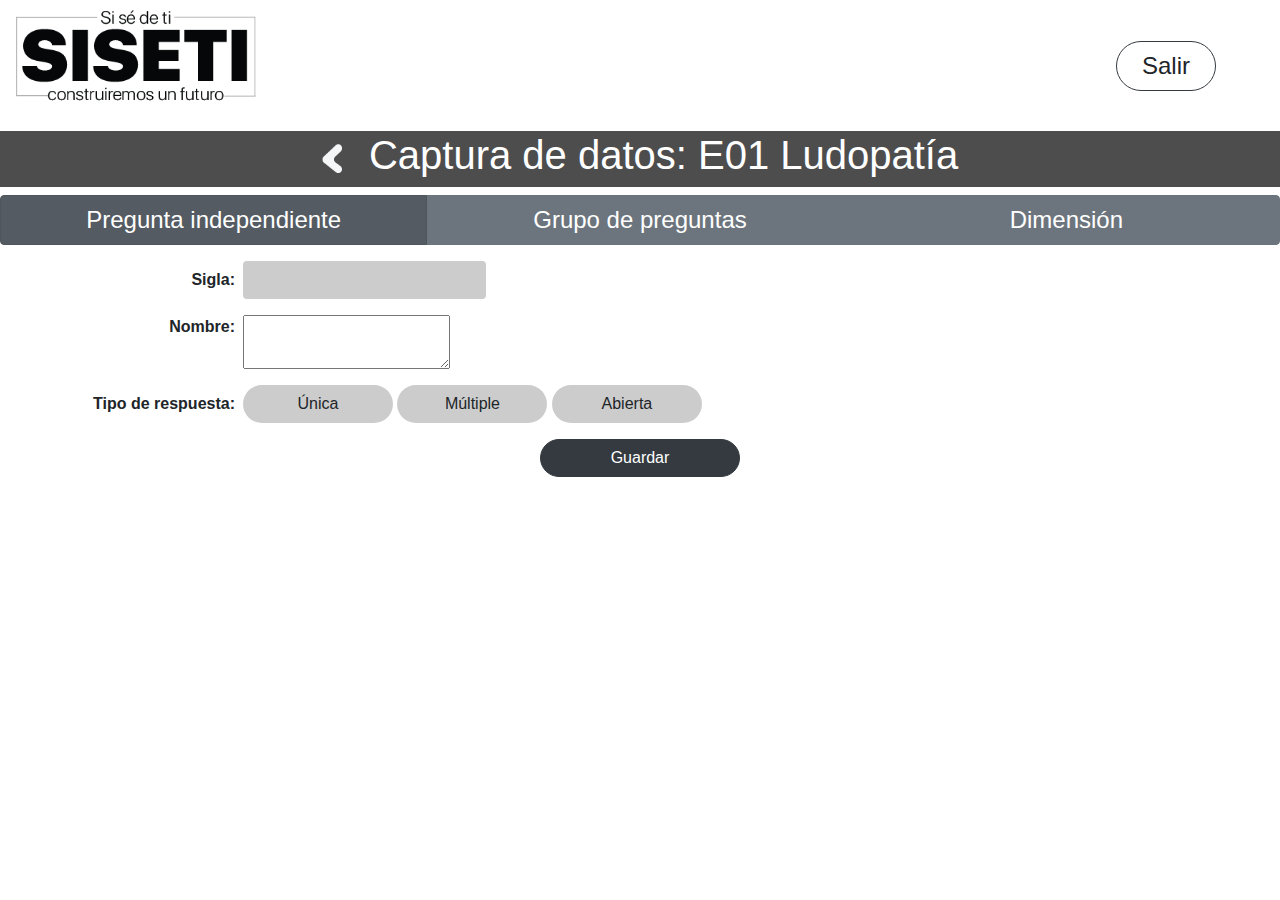
<file: capturaDatos.html>
<!doctype html>
<html lang="en">

<head>
    <!-- Required meta tags -->
    <meta charset="utf-8">
    <meta name="viewport" content="width=device-width, initial-scale=1, shrink-to-fit=no">
    <!-- Bootstrap CSS -->
    <link rel="stylesheet" href="https://stackpath.bootstrapcdn.com/bootstrap/4.3.1/css/bootstrap.min.css" integrity="sha384-ggOyR0iXCbMQv3Xipma34MD+dH/1fQ784/j6cY/iJTQUOhcWr7x9JvoRxT2MZw1T" crossorigin="anonymous">
    <!-- Mi estilo-->
    <link rel="stylesheet" href="css/estilos.css">
    <title>SISETI</title>
</head>

<body>

    <nav class="navbar navbar-light">
        <img src="img/LogoSiseti.png" class="logoP img-fluid">
        <div class="d-flex justify-content-end">
            <input type="button" value="Salir" class="btn border border-dark rounded-pill salir mr-5">
        </div>
    </nav>

    <div class="fondoMenu h1 text-center">
        <img src="img/Flecha.png" class="img-fluid retorno mr-3">
        <label class="text-white">Captura de datos: E01 Ludopatía</label>
    </div>

    <div class="btn-group btn-group-toggle w-100" data-toggle="buttons">
        <label id="preguntaIdenp" class="btn btn-secondary active opciones click">
            <input type="radio" name="options" autocomplete="off"> Pregunta independiente
        </label>
        <label id="grupoPre" class="btn btn-secondary opciones click">
            <input type="radio" name="options" autocomplete="off"> Grupo de preguntas
        </label>
        <label id="dimension" class="btn btn-secondary opciones click">
            <input type="radio" name="options" autocomplete="off"> Dimensión
        </label>
    </div>

    <div class="container mt-3" id="queOpcionEs"></div>

    <div id="listaPre">

    </div>

    <div id="listaDim">

    </div>


    <div id="contenido" class="container mt-2 mb-5"></div>

    <!--Ajax-->
    <script src="https://ajax.googleapis.com/ajax/libs/jquery/3.6.0/jquery.min.js"></script>
    <!-- Optional JavaScript -->
    <!-- jQuery first, then Popper.js, then Bootstrap JS -->
    <script src="https://code.jquery.com/jquery-3.3.1.slim.min.js" integrity="sha384-q8i/X+965DzO0rT7abK41JStQIAqVgRVzpbzo5smXKp4YfRvH+8abtTE1Pi6jizo" crossorigin="anonymous"></script>
    <script src="https://cdnjs.cloudflare.com/ajax/libs/popper.js/1.14.7/umd/popper.min.js" integrity="sha384-UO2eT0CpHqdSJQ6hJty5KVphtPhzWj9WO1clHTMGa3JDZwrnQq4sF86dIHNDz0W1" crossorigin="anonymous"></script>
    <script src="https://stackpath.bootstrapcdn.com/bootstrap/4.3.1/js/bootstrap.min.js" integrity="sha384-JjSmVgyd0p3pXB1rRibZUAYoIIy6OrQ6VrjIEaFf/nJGzIxFDsf4x0xIM+B07jRM" crossorigin="anonymous"></script>
    <!-- CKEditor -->
    <script src="//cdn.ckeditor.com/4.17.1/standard/ckeditor.js"></script>
    <!-- My Script -->
    <script src="js/capturaDatos.js"></script>
</body>

</html>
</file>
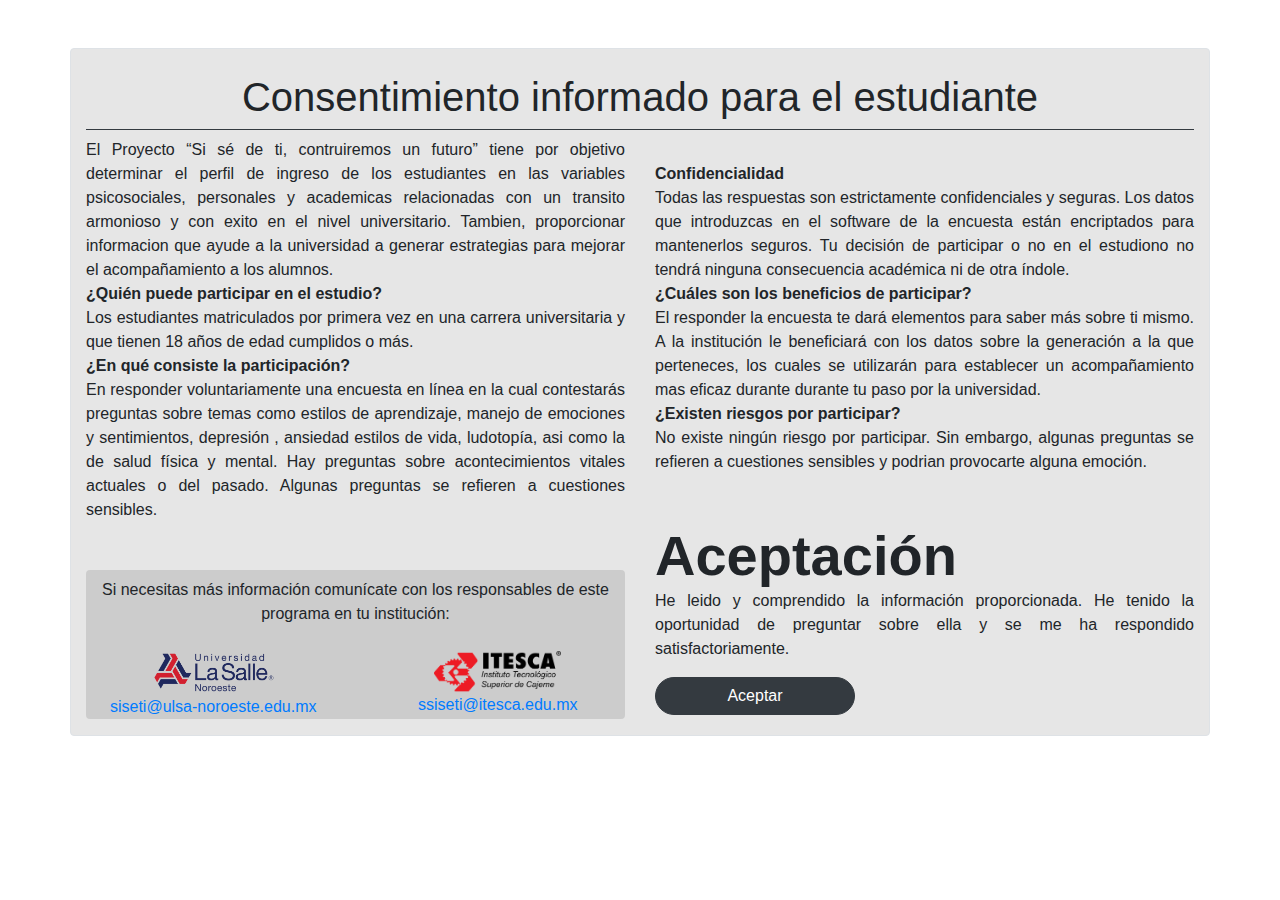
<file: consentimiento.html>
<!doctype html>
<html lang="en">

<head>
    <!-- Required meta tags -->
    <meta charset="utf-8">
    <meta name="viewport" content="width=device-width, initial-scale=1, shrink-to-fit=no">
    <!-- Bootstrap CSS -->
    <link rel="stylesheet" href="https://stackpath.bootstrapcdn.com/bootstrap/4.3.1/css/bootstrap.min.css" integrity="sha384-ggOyR0iXCbMQv3Xipma34MD+dH/1fQ784/j6cY/iJTQUOhcWr7x9JvoRxT2MZw1T" crossorigin="anonymous">
    <!-- Mi estilo-->
    <link rel="stylesheet" href="css/estilos.css">
    <title>SISETI</title>
</head>

<body name="fondo-p">

    <div class="container fondo border rounded mt-5 mb-5" name="fondo-1">
        <p name="text-color-1" class="h1 text-center mt-3 p-2 border-bottom border-dark">Consentimiento informado para el estudiante</p>
        <div name="text-color-1" class="row">
            <div class="col-sm-12 col-md-6">
                <p class="text-justify">
                    El Proyecto “Si sé de ti, contruiremos un futuro” tiene por objetivo determinar el perfil de ingreso de los estudiantes en las variables psicosociales, personales y academicas relacionadas con un transito armonioso y con exito en el nivel universitario.
                    Tambien, proporcionar informacion que ayude a la universidad a generar estrategias para mejorar el acompañamiento a los alumnos.
                    <span class="font-weight-bold"> <br/> ¿Quién puede participar en el estudio? <br/> </span> Los estudiantes matriculados por primera vez en una carrera universitaria y que tienen 18 años de edad cumplidos o más.
                    <span class="font-weight-bold"> <br/> ¿En qué consiste la participación? <br/> </span> En responder voluntariamente una encuesta en línea en la cual contestarás preguntas sobre temas como estilos de aprendizaje, manejo de emociones
                    y sentimientos, depresión , ansiedad estilos de vida, ludotopía, asi como la de salud física y mental. Hay preguntas sobre acontecimientos vitales actuales o del pasado. Algunas preguntas se refieren a cuestiones sensibles.
                </p>
                <div name="fondo-2" class="mt-5 info mb-3 rounded">
                    <p class="text-center p-2">
                        Si necesitas más información comunícate con los responsables de este programa en tu institución:
                    </p>
                    <div class="row">
                        <div class="col-6 d-flex d-flex flex-column justify-content-center align-items-center">
                            <img src="img/salle.png" class="img-fluid logos">
                            <a href="mailto:siseti@ulsa-noroeste.edu.mx">siseti@ulsa-noroeste.edu.mx</a>
                        </div>
                        <div class="col-6 d-flex d-flex flex-column justify-content-center align-items-center">
                            <img src="img/itesca.png" class="img-fluid logos">
                            <a href="mailto:ssiseti@itesca.edu.mx">ssiseti@itesca.edu.mx</a>
                        </div>
                    </div>
                </div>
            </div>
            <div class="col-sm-12 col-md-6">
                <p class="text-justify">
                    <span class="font-weight-bold"> <br/> Confidencialidad <br/> </span> Todas las respuestas son estrictamente confidenciales y seguras. Los datos que introduzcas en el software de la encuesta están encriptados para mantenerlos seguros.
                    Tu decisión de participar o no en el estudiono no tendrá ninguna consecuencia académica ni de otra índole.
                    <span class="font-weight-bold"> <br/> ¿Cuáles son los beneficios de participar? <br/> </span> El responder la encuesta te dará elementos para saber más sobre ti mismo. A la institución le beneficiará con los datos sobre la generación
                    a la que perteneces, los cuales se utilizarán para establecer un acompañamiento mas eficaz durante durante tu paso por la universidad.
                    <span class="font-weight-bold"> <br/> ¿Existen riesgos por participar? <br/> </span> No existe ningún riesgo por participar. Sin embargo, algunas preguntas se refieren a cuestiones sensibles y podrian provocarte alguna emoción.
                </p>
                <div class="mt-5 mb-3">
                    <div class="display-4 font-weight-bold">
                        Aceptación
                    </div>
                    <p class="text-justify">
                        He leido y comprendido la información proporcionada. He tenido la oportunidad de preguntar sobre ella y se me ha respondido satisfactoriamente.
                    </p>
                    <input name="fondo-4" type="button" value="Aceptar" class="btn btn-dark rounded-pill">
                </div>
            </div>
        </div>
    </div>

    <!-- Optional JavaScript -->
    <!-- jQuery first, then Popper.js, then Bootstrap JS -->
    <script src="https://code.jquery.com/jquery-3.3.1.slim.min.js" integrity="sha384-q8i/X+965DzO0rT7abK41JStQIAqVgRVzpbzo5smXKp4YfRvH+8abtTE1Pi6jizo" crossorigin="anonymous"></script>
    <script src="https://cdnjs.cloudflare.com/ajax/libs/popper.js/1.14.7/umd/popper.min.js" integrity="sha384-UO2eT0CpHqdSJQ6hJty5KVphtPhzWj9WO1clHTMGa3JDZwrnQq4sF86dIHNDz0W1" crossorigin="anonymous"></script>
    <script src="https://stackpath.bootstrapcdn.com/bootstrap/4.3.1/js/bootstrap.min.js" integrity="sha384-JjSmVgyd0p3pXB1rRibZUAYoIIy6OrQ6VrjIEaFf/nJGzIxFDsf4x0xIM+B07jRM" crossorigin="anonymous"></script>
    <!--Ajax-->
    <script src="https://ajax.googleapis.com/ajax/libs/jquery/3.6.0/jquery.min.js"></script>
    <!-- My Script -->
    <script src="js/aplicar.js"></script>
</body>

</html>
</file>
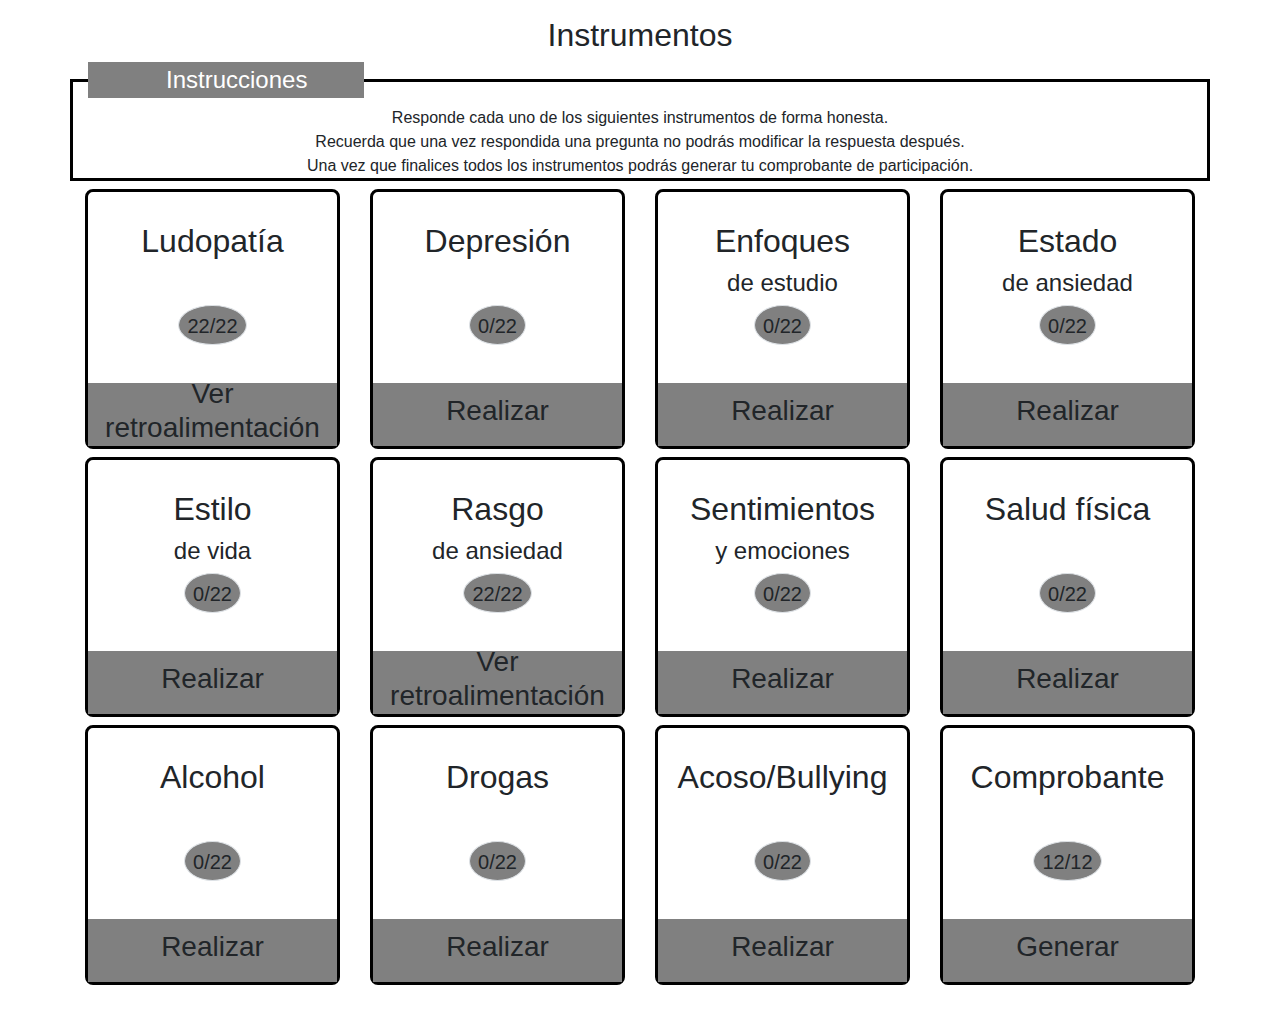
<file: instrumentos.html>
<!doctype html>
<html lang="en">

<head>
    <!-- Required meta tags -->
    <meta charset="utf-8">
    <meta name="viewport" content="width=device-width, initial-scale=1, shrink-to-fit=no">
    <!-- Bootstrap CSS -->
    <link rel="stylesheet" href="https://stackpath.bootstrapcdn.com/bootstrap/4.3.1/css/bootstrap.min.css" integrity="sha384-ggOyR0iXCbMQv3Xipma34MD+dH/1fQ784/j6cY/iJTQUOhcWr7x9JvoRxT2MZw1T" crossorigin="anonymous">
    <!-- Mi estilo-->
    <link rel="stylesheet" href="css/estilos.css">
    <title>SISETI</title>
</head>

<body name="fondo-p">

    <div class="container">
        <p name="text-color-1" class="h2 text-center mt-3">Instrumentos</p>
    </div>

    <fieldset name="fondo-2" class="bordeGrueso container">
        <legend name="fondo-1" class="w-25 d-flex justify-content-center">
            <div name="text-color-2" style="width: 120px;" class="text-center">Instrucciones</div>
        </legend>
        <div name="text-color-1" class="text-center">
            Responde cada uno de los siguientes instrumentos de forma honesta.
            <br> Recuerda que una vez respondida una pregunta no podrás modificar la respuesta después.
            <br> Una vez que finalices todos los instrumentos podrás generar tu comprobante de participación.
        </div>
    </fieldset>

    <div class="container mb-5">
        <div id="examenes" class="row"></div>
    </div>

    <!-- Optional JavaScript -->
    <!-- jQuery first, then Popper.js, then Bootstrap JS -->
    <script src="https://code.jquery.com/jquery-3.3.1.slim.min.js" integrity="sha384-q8i/X+965DzO0rT7abK41JStQIAqVgRVzpbzo5smXKp4YfRvH+8abtTE1Pi6jizo" crossorigin="anonymous"></script>
    <script src="https://cdnjs.cloudflare.com/ajax/libs/popper.js/1.14.7/umd/popper.min.js" integrity="sha384-UO2eT0CpHqdSJQ6hJty5KVphtPhzWj9WO1clHTMGa3JDZwrnQq4sF86dIHNDz0W1" crossorigin="anonymous"></script>
    <script src="https://stackpath.bootstrapcdn.com/bootstrap/4.3.1/js/bootstrap.min.js" integrity="sha384-JjSmVgyd0p3pXB1rRibZUAYoIIy6OrQ6VrjIEaFf/nJGzIxFDsf4x0xIM+B07jRM" crossorigin="anonymous"></script>
    <!--Ajax-->
    <script src="https://ajax.googleapis.com/ajax/libs/jquery/3.6.0/jquery.min.js"></script>
    <!-- My Script -->
    <script src="js/instrumentos.js"></script>
    <script src="js/aplicar.js"></script>
</body>

</html>
</file>
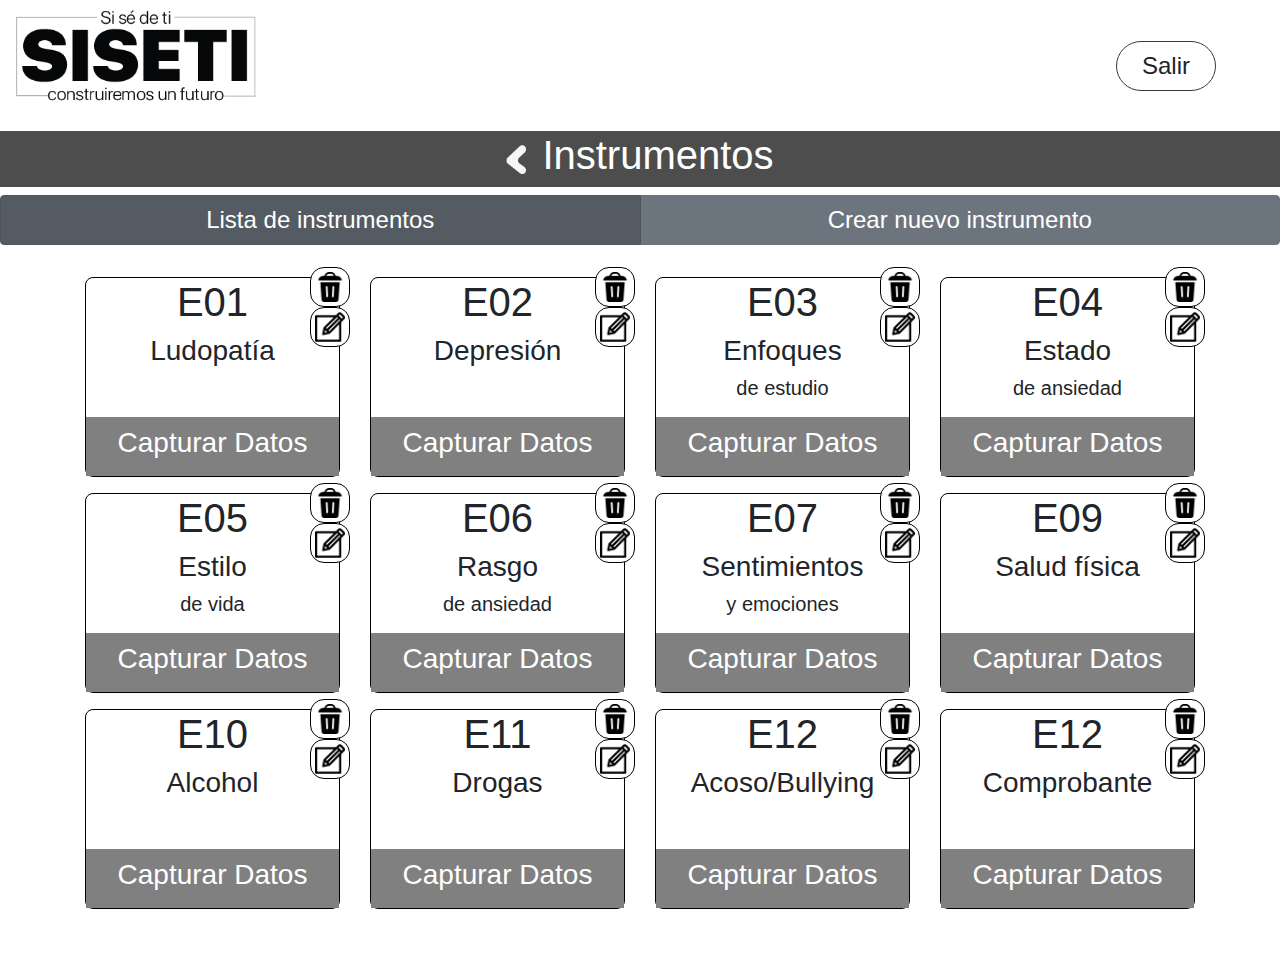
<file: instrumentosAdmin.html>
<!doctype html>
<html lang="en">

<head>
    <!-- Required meta tags -->
    <meta charset="utf-8">
    <meta name="viewport" content="width=device-width, initial-scale=1, shrink-to-fit=no">
    <!-- Bootstrap CSS -->
    <link rel="stylesheet" href="https://stackpath.bootstrapcdn.com/bootstrap/4.3.1/css/bootstrap.min.css" integrity="sha384-ggOyR0iXCbMQv3Xipma34MD+dH/1fQ784/j6cY/iJTQUOhcWr7x9JvoRxT2MZw1T" crossorigin="anonymous">
    <!-- Mi estilo-->
    <link rel="stylesheet" href="css/estilos.css">
    <title>SISETI</title>
</head>

<body>

    <nav class="navbar navbar-light">
        <img src="img/LogoSiseti.png" class="logoP img-fluid">
        <div class="d-flex justify-content-end">
            <input type="button" value="Salir" class="btn border border-dark rounded-pill salir mr-5">
        </div>
    </nav>

    <div class="fondoMenu h1 d-flex justify-content-center align-items-center">
        <img src="img/Flecha.png" class="img-fluid retorno mr-3">
        <label class="text-white">Instrumentos</label>
    </div>

    <div class="btn-group btn-group-toggle w-100" data-toggle="buttons">
        <label class="btn btn-secondary active opciones click">
            <input type="radio" name="options" id="option1" autocomplete="off"> Lista de instrumentos
        </label>
        <label class="btn btn-secondary opciones click">
            <input type="radio" name="options" id="option2" autocomplete="off"> Crear nuevo instrumento
        </label>
    </div>

    <div id="contenido" class="container mt-3 mb-5">
    </div>

    <!-- Optional JavaScript -->
    <!-- jQuery first, then Popper.js, then Bootstrap JS -->
    <script src="https://code.jquery.com/jquery-3.3.1.slim.min.js" integrity="sha384-q8i/X+965DzO0rT7abK41JStQIAqVgRVzpbzo5smXKp4YfRvH+8abtTE1Pi6jizo" crossorigin="anonymous"></script>
    <script src="https://cdnjs.cloudflare.com/ajax/libs/popper.js/1.14.7/umd/popper.min.js" integrity="sha384-UO2eT0CpHqdSJQ6hJty5KVphtPhzWj9WO1clHTMGa3JDZwrnQq4sF86dIHNDz0W1" crossorigin="anonymous"></script>
    <script src="https://stackpath.bootstrapcdn.com/bootstrap/4.3.1/js/bootstrap.min.js" integrity="sha384-JjSmVgyd0p3pXB1rRibZUAYoIIy6OrQ6VrjIEaFf/nJGzIxFDsf4x0xIM+B07jRM" crossorigin="anonymous"></script>
    <!--Ajax-->
    <script src="https://ajax.googleapis.com/ajax/libs/jquery/3.6.0/jquery.min.js"></script>
    <!-- My Script -->
    <script src="js/datos_admin.js"></script>
    <script src="js/instrumentosAdmin_Principal.js"></script>
</body>

</html>
</file>
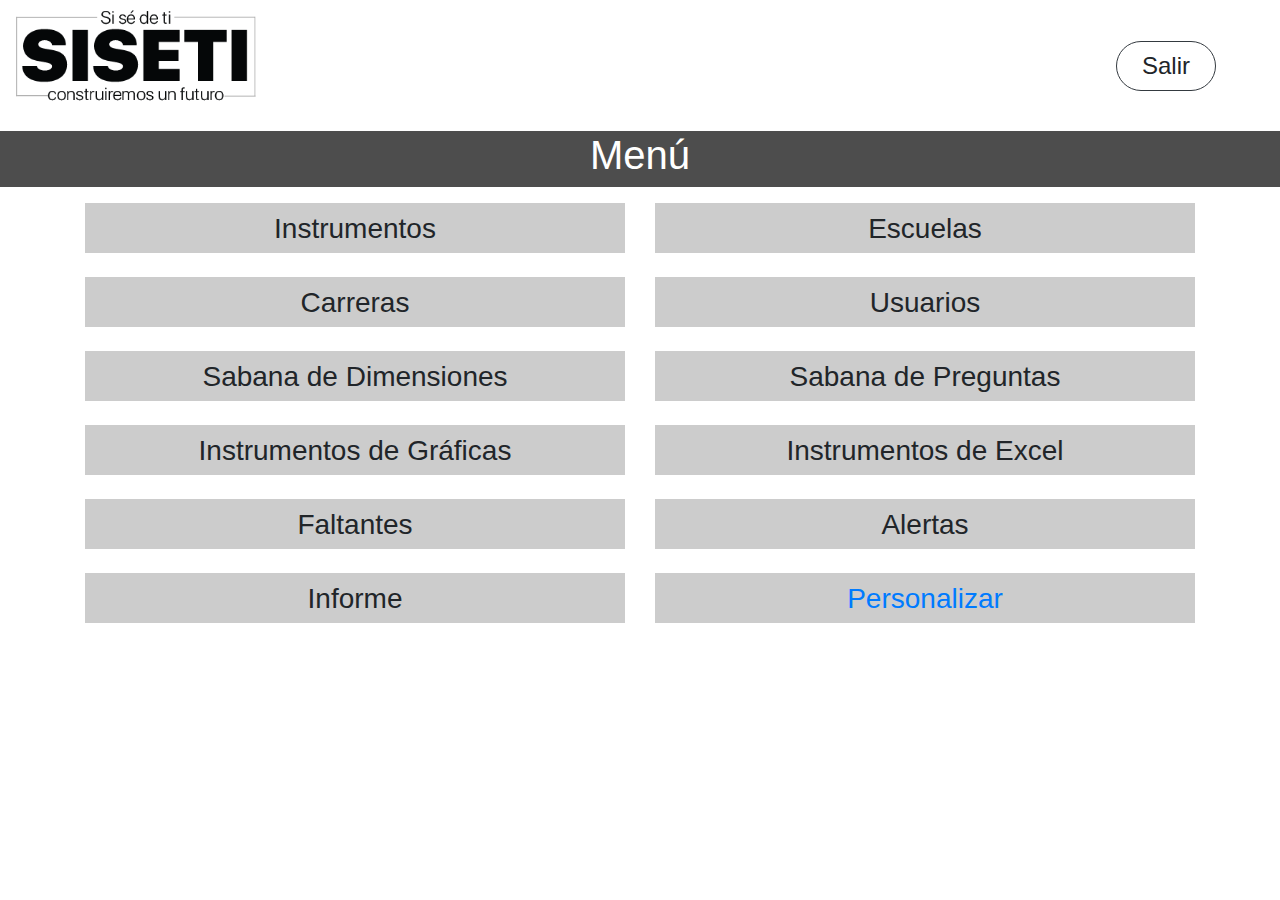
<file: menu.html>
<!doctype html>
<html lang="en">

<head>
    <!-- Required meta tags -->
    <meta charset="utf-8">
    <meta name="viewport" content="width=device-width, initial-scale=1, shrink-to-fit=no">
    <!-- Bootstrap CSS -->
    <link rel="stylesheet" href="https://stackpath.bootstrapcdn.com/bootstrap/4.3.1/css/bootstrap.min.css" integrity="sha384-ggOyR0iXCbMQv3Xipma34MD+dH/1fQ784/j6cY/iJTQUOhcWr7x9JvoRxT2MZw1T" crossorigin="anonymous">
    <!-- Mi estilo-->
    <link rel="stylesheet" href="css/estilos.css">
    <title>SISETI</title>
</head>

<body>

    <nav class="navbar navbar-light">
        <img src="img/LogoSiseti.png" class="logoP img-fluid">
        <div class="d-flex justify-content-end">
            <input type="button" value="Salir" class="btn border border-dark rounded-pill salir mr-5">
        </div>
    </nav>

    <div class="fondoMenu h1 text-center">
        <label class="text-white">Menú</label>
    </div>

    <div class="container mt-3">
        <div class="row">
            <div class="col-sm-12 col-md-6">
                <div class="h3 menu-opcion info d-flex justify-content-center align-items-center">
                    Instrumentos
                </div>
            </div>
            <div class="col-sm-12 col-md-6 mt-sm-3 mt-md-0">
                <div class="h3 menu-opcion menu-opcion info d-flex justify-content-center align-items-center">
                    Escuelas
                </div>
            </div>
            <div class="col-sm-12 col-md-6 mt-3">
                <div class="h3 menu-opcion menu-opcion info d-flex justify-content-center align-items-center">
                    Carreras
                </div>
            </div>
            <div class="col-sm-12 col-md-6 mt-3">
                <div class="h3 menu-opcion menu-opcion info d-flex justify-content-center align-items-center">
                    Usuarios
                </div>
            </div>
            <div class="col-sm-12 col-md-6 mt-3">
                <div class="h3 menu-opcion menu-opcion info d-flex justify-content-center align-items-center">
                    Sabana de Dimensiones
                </div>
            </div>
            <div class="col-sm-12 col-md-6 mt-3">
                <div class="h3 menu-opcion menu-opcion info d-flex justify-content-center align-items-center">
                    Sabana de Preguntas
                </div>
            </div>
            <div class="col-sm-12 col-md-6 mt-3">
                <div class="h3 menu-opcion menu-opcion info d-flex justify-content-center align-items-center">
                    Instrumentos de Gráficas
                </div>
            </div>
            <div class="col-sm-12 col-md-6 mt-3">
                <div class="h3 menu-opcion menu-opcion info d-flex justify-content-center align-items-center">
                    Instrumentos de Excel
                </div>
            </div>
            <div class="col-sm-12 col-md-6 mt-3">
                <div class="h3 menu-opcion menu-opcion info d-flex justify-content-center align-items-center">
                    Faltantes
                </div>
            </div>
            <div class="col-sm-12 col-md-6 mt-3">
                <div class="h3 menu-opcion menu-opcion info d-flex justify-content-center align-items-center">
                    Alertas
                </div>
            </div>
            <div class="col-sm-12 col-md-6 mt-3">
                <div class="h3 menu-opcion menu-opcion info d-flex justify-content-center align-items-center">
                    Informe
                </div>
            </div>
            <div class="col-sm-12 col-md-6 mt-3">
                <div class="h3 menu-opcion menu-opcion info d-flex justify-content-center align-items-center">
                    <a href="personalizar.html" id="">Personalizar</a>
                </div>
            </div>
        </div>
    </div>

    <!-- Optional JavaScript -->
    <!-- jQuery first, then Popper.js, then Bootstrap JS -->
    <script src="https://code.jquery.com/jquery-3.3.1.slim.min.js" integrity="sha384-q8i/X+965DzO0rT7abK41JStQIAqVgRVzpbzo5smXKp4YfRvH+8abtTE1Pi6jizo" crossorigin="anonymous"></script>
    <script src="https://cdnjs.cloudflare.com/ajax/libs/popper.js/1.14.7/umd/popper.min.js" integrity="sha384-UO2eT0CpHqdSJQ6hJty5KVphtPhzWj9WO1clHTMGa3JDZwrnQq4sF86dIHNDz0W1" crossorigin="anonymous"></script>
    <script src="https://stackpath.bootstrapcdn.com/bootstrap/4.3.1/js/bootstrap.min.js" integrity="sha384-JjSmVgyd0p3pXB1rRibZUAYoIIy6OrQ6VrjIEaFf/nJGzIxFDsf4x0xIM+B07jRM" crossorigin="anonymous"></script>
    <!--Ajax-->
    <script src="https://ajax.googleapis.com/ajax/libs/jquery/3.6.0/jquery.min.js"></script>
    <!-- My Script -->
</body>

</html>
</file>
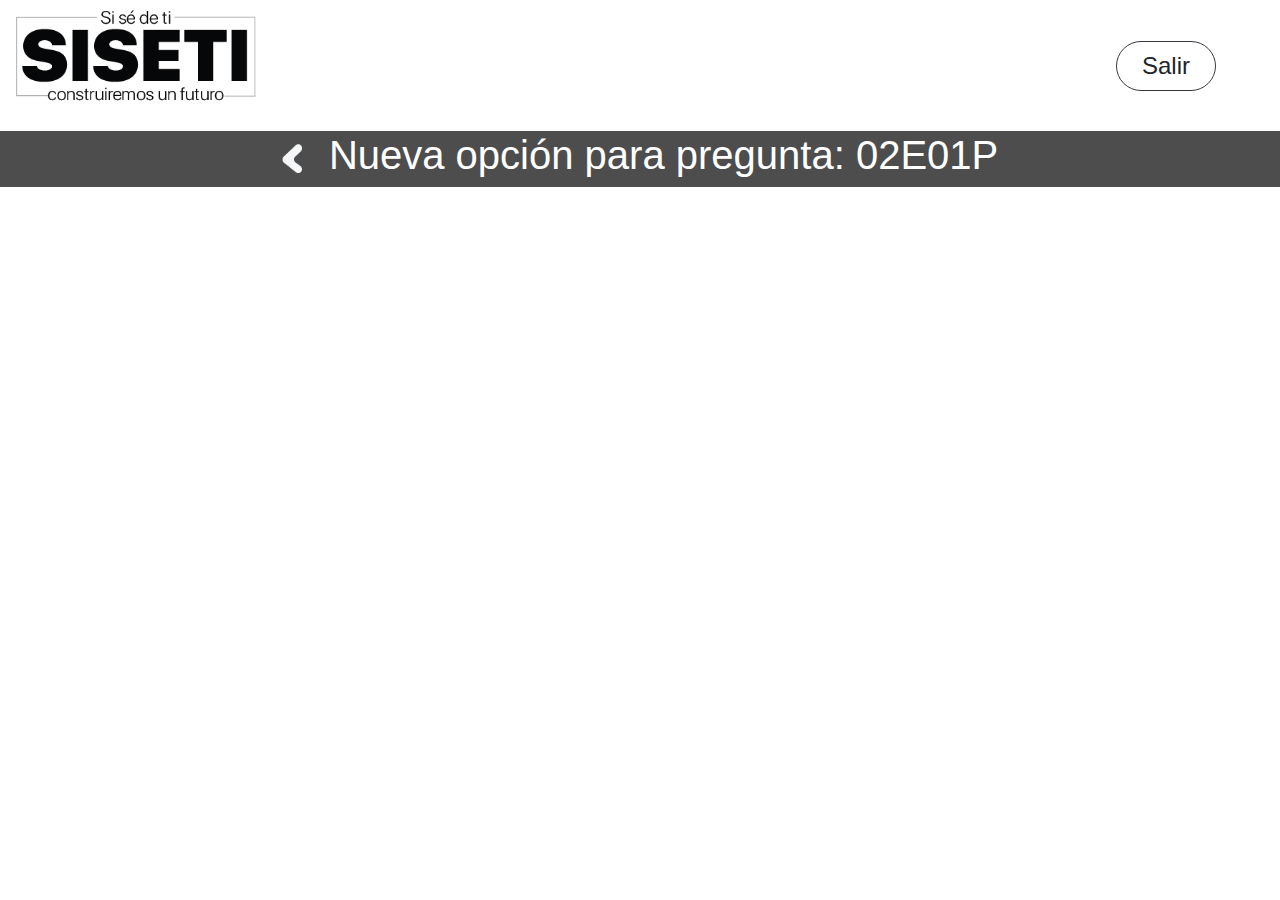
<file: nuevaOpcion.html>
<!doctype html>
<html lang="en">

<head>
    <!-- Required meta tags -->
    <meta charset="utf-8">
    <meta name="viewport" content="width=device-width, initial-scale=1, shrink-to-fit=no">
    <!-- Bootstrap CSS -->
    <link rel="stylesheet" href="https://stackpath.bootstrapcdn.com/bootstrap/4.3.1/css/bootstrap.min.css" integrity="sha384-ggOyR0iXCbMQv3Xipma34MD+dH/1fQ784/j6cY/iJTQUOhcWr7x9JvoRxT2MZw1T" crossorigin="anonymous">
    <!-- Mi estilo-->
    <link rel="stylesheet" href="css/estilos.css">
    <title>SISETI</title>
</head>

<body>

    <nav class="navbar navbar-light">
        <img src="img/LogoSiseti.png" class="logoP img-fluid">
        <div class="d-flex justify-content-end">
            <input type="button" value="Salir" class="btn border border-dark rounded-pill salir mr-5">
        </div>
    </nav>

    <div class="fondoMenu h1 text-center">
        <img src="img/Flecha.png" class="img-fluid retorno mr-3">
        <label class="text-white">Nueva opción para pregunta: 02E01P</label>
    </div>

    <!--Ajax-->
    <script src="https://ajax.googleapis.com/ajax/libs/jquery/3.6.0/jquery.min.js"></script>
    <!-- Optional JavaScript -->
    <!-- jQuery first, then Popper.js, then Bootstrap JS -->
    <script src="https://code.jquery.com/jquery-3.3.1.slim.min.js" integrity="sha384-q8i/X+965DzO0rT7abK41JStQIAqVgRVzpbzo5smXKp4YfRvH+8abtTE1Pi6jizo" crossorigin="anonymous"></script>
    <script src="https://cdnjs.cloudflare.com/ajax/libs/popper.js/1.14.7/umd/popper.min.js" integrity="sha384-UO2eT0CpHqdSJQ6hJty5KVphtPhzWj9WO1clHTMGa3JDZwrnQq4sF86dIHNDz0W1" crossorigin="anonymous"></script>
    <script src="https://stackpath.bootstrapcdn.com/bootstrap/4.3.1/js/bootstrap.min.js" integrity="sha384-JjSmVgyd0p3pXB1rRibZUAYoIIy6OrQ6VrjIEaFf/nJGzIxFDsf4x0xIM+B07jRM" crossorigin="anonymous"></script>
    <!-- My Script -->
</body>

</html>
</file>
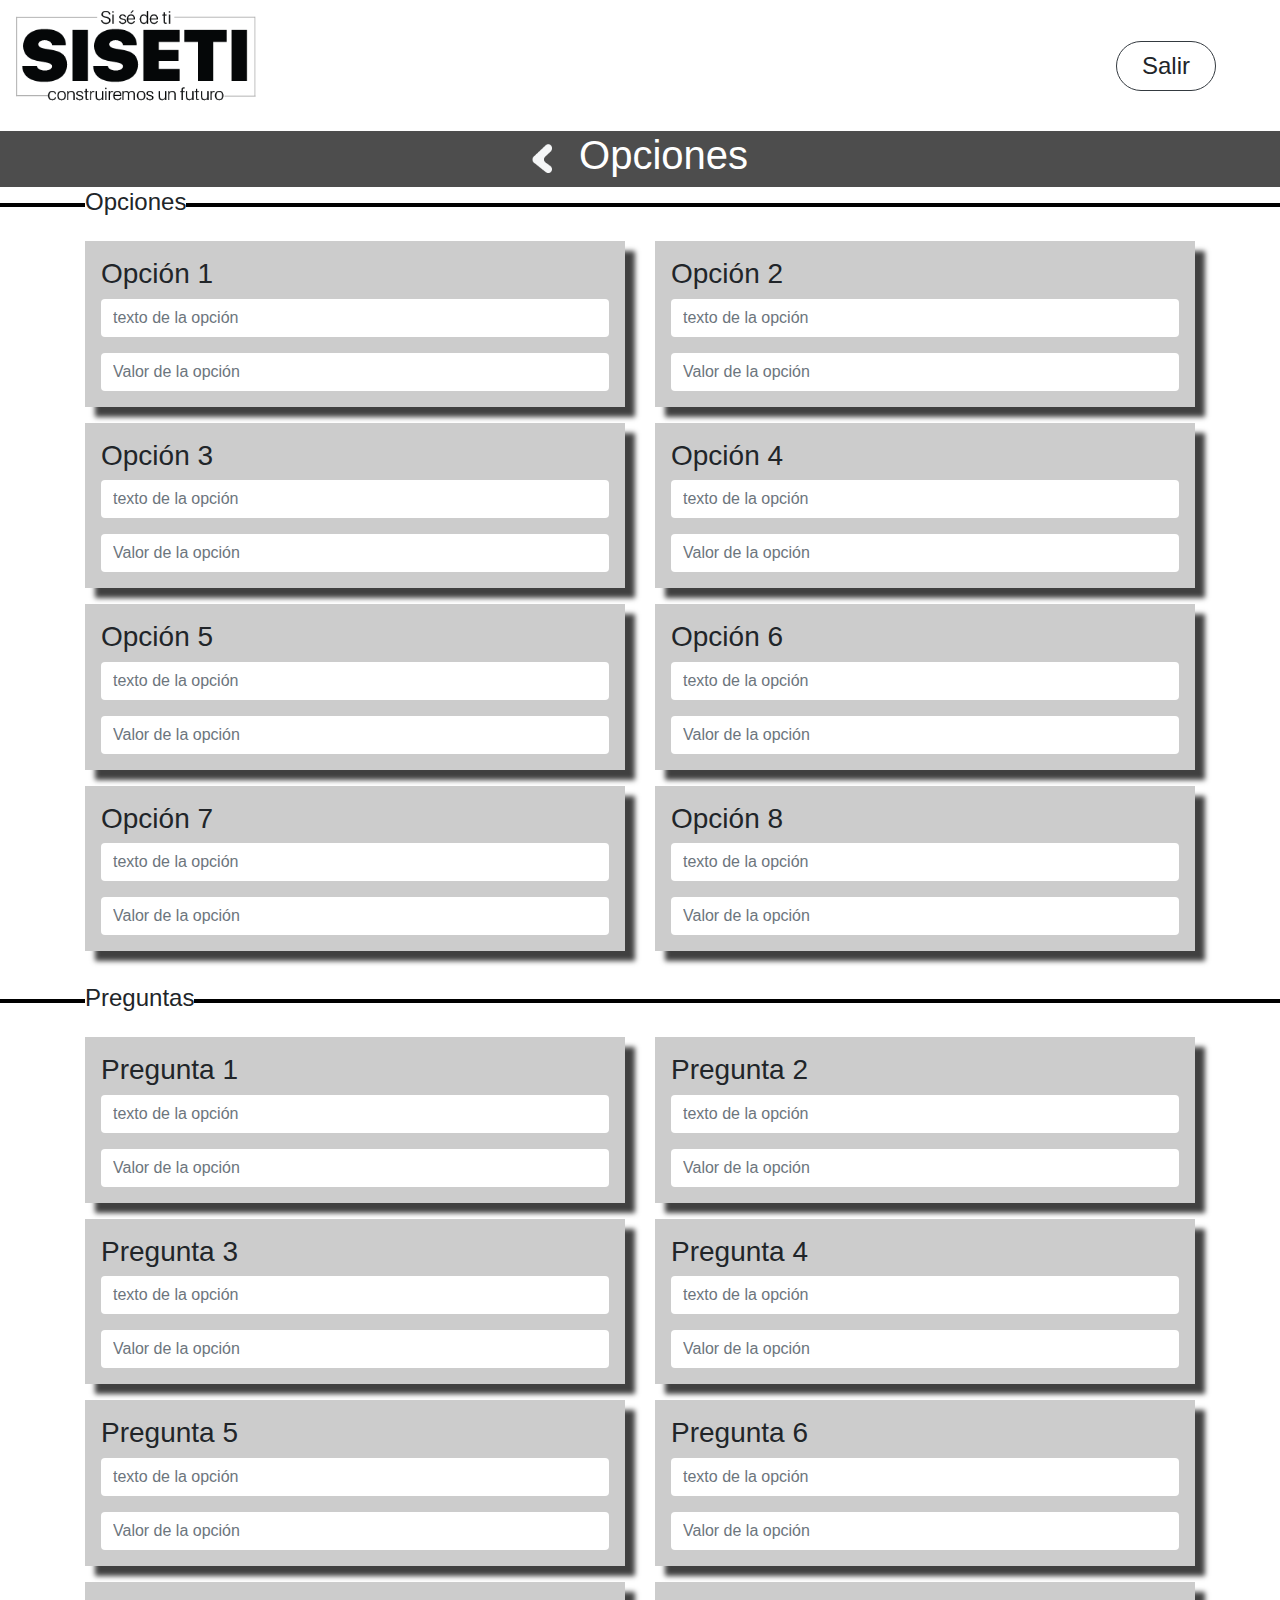
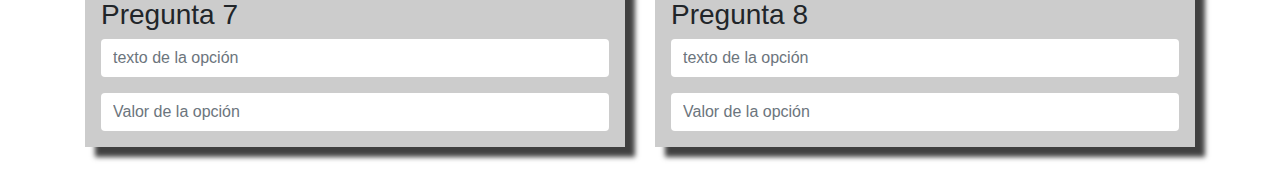
<file: opciones.html>
<!doctype html>
<html lang="en">

<head>
    <!-- Required meta tags -->
    <meta charset="utf-8">
    <meta name="viewport" content="width=device-width, initial-scale=1, shrink-to-fit=no">
    <!-- Bootstrap CSS -->
    <link rel="stylesheet" href="https://stackpath.bootstrapcdn.com/bootstrap/4.3.1/css/bootstrap.min.css" integrity="sha384-ggOyR0iXCbMQv3Xipma34MD+dH/1fQ784/j6cY/iJTQUOhcWr7x9JvoRxT2MZw1T" crossorigin="anonymous">
    <!-- Mi estilo-->
    <link rel="stylesheet" href="css/estilos.css">
    <title>SISETI</title>
</head>

<body>

    <nav class="navbar navbar-light">
        <img src="img/LogoSiseti.png" class="logoP img-fluid">
        <div class="d-flex justify-content-end">
            <input type="button" value="Salir" class="btn border border-dark rounded-pill salir mr-5">
        </div>
    </nav>

    <div class="fondoMenu h1 text-center">
        <img src="img/Flecha.png" class="img-fluid retorno mr-3">
        <label class="text-white">Opciones</label>
    </div>

    <div class="linea mt-3"></div>
    <div class="container text-linea">
        <label class="bg-white h4">
            Opciones
        </label>
    </div>

    <div id="opciones" class="container">

    </div>

    <div class="linea mt-5"></div>
    <div class="container text-linea">
        <label class="bg-white h4">
            Preguntas
        </label>
    </div>

    <div id="preguntas" class="container mb-5">

    </div>

    <!--Ajax-->
    <script src="https://ajax.googleapis.com/ajax/libs/jquery/3.6.0/jquery.min.js"></script>
    <!-- Optional JavaScript -->
    <!-- jQuery first, then Popper.js, then Bootstrap JS -->
    <script src="https://code.jquery.com/jquery-3.3.1.slim.min.js" integrity="sha384-q8i/X+965DzO0rT7abK41JStQIAqVgRVzpbzo5smXKp4YfRvH+8abtTE1Pi6jizo" crossorigin="anonymous"></script>
    <script src="https://cdnjs.cloudflare.com/ajax/libs/popper.js/1.14.7/umd/popper.min.js" integrity="sha384-UO2eT0CpHqdSJQ6hJty5KVphtPhzWj9WO1clHTMGa3JDZwrnQq4sF86dIHNDz0W1" crossorigin="anonymous"></script>
    <script src="https://stackpath.bootstrapcdn.com/bootstrap/4.3.1/js/bootstrap.min.js" integrity="sha384-JjSmVgyd0p3pXB1rRibZUAYoIIy6OrQ6VrjIEaFf/nJGzIxFDsf4x0xIM+B07jRM" crossorigin="anonymous"></script>
    <!-- My Script -->
    <script src="js/opciones.js"></script>
</body>

</html>
</file>
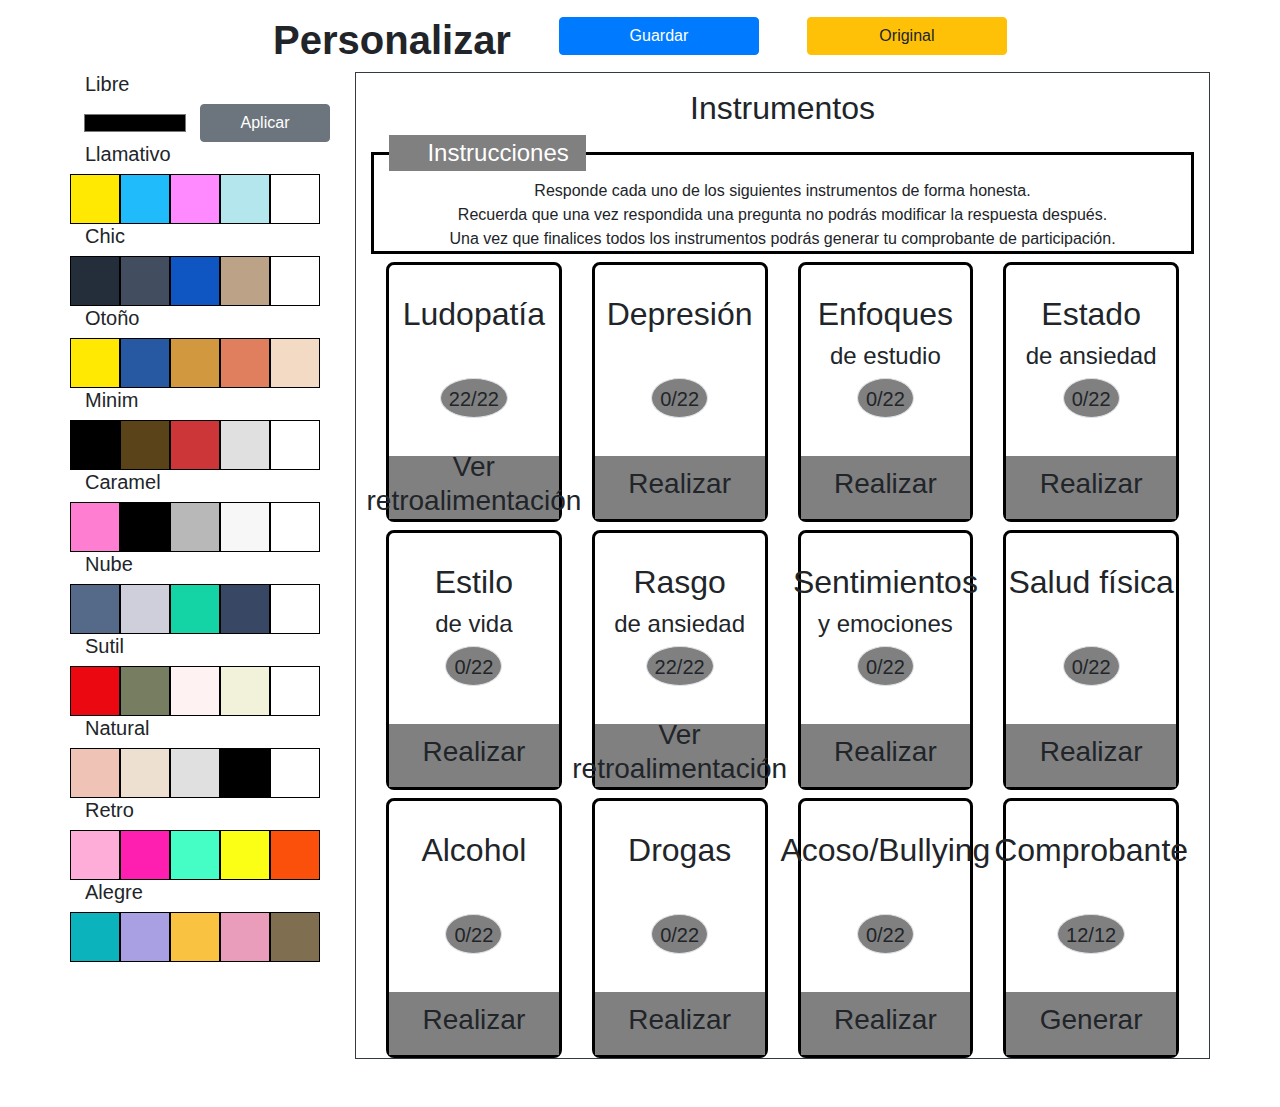
<file: personalizar.html>
<!doctype html>
<html lang="en">

<head>
    <!-- Required meta tags -->
    <meta charset="utf-8">
    <meta name="viewport" content="width=device-width, initial-scale=1, shrink-to-fit=no">
    <!-- Bootstrap CSS -->
    <link rel="stylesheet" href="https://stackpath.bootstrapcdn.com/bootstrap/4.3.1/css/bootstrap.min.css" integrity="sha384-ggOyR0iXCbMQv3Xipma34MD+dH/1fQ784/j6cY/iJTQUOhcWr7x9JvoRxT2MZw1T" crossorigin="anonymous">
    <!-- Mi estilo-->
    <link rel="stylesheet" href="css/estilos.css">
    <title>SISETI</title>
</head>

<body>

    <div class="container">
        <div class="row d-flex justify-content-center align-items-center">
            <p class="h1 font-weight-bold text-center mt-3">Personalizar</p>
            <input id="guardar" type="button" value="Guardar" class="btn btn-primary ml-5">
            <input id="reset" type="button" value="Original" class="btn btn-warning ml-5">
        </div>
    </div>

    <div class="container mb-5">

        <div class="row">
            <div class="col-md-12 col-xl-3">

                <label class="h5">Libre</label>
                <div class="row">
                    <input type="color" class="form-control w-25" id="libre">
                    <input type="button" value="Aplicar" class="btn btn-secondary w-25" id="aplicar">
                </div>


                <label class="h5">Llamativo</label>
                <div class="row">
                    <div name="color" class="cuadro click" style="background:#FFE903"></div>
                    <div name="color" class="cuadro click" style="background:#1FBBFB"></div>
                    <div name="color" class="cuadro click" style="background:#FF8AFF"></div>
                    <div name="color" class="cuadro click" style="background:#B4E7ED"></div>
                    <div name="color" class="cuadro click" style="background:#FFFFFF"></div>
                </div>

                <label class="h5">Chic</label>
                <div class="row">
                    <div name="color" class="cuadro click" style="background:#242E3A"></div>
                    <div name="color" class="cuadro click" style="background:#424D60"></div>
                    <div name="color" class="cuadro click" style="background:#0F56C2"></div>
                    <div name="color" class="cuadro click" style="background:#BCA387"></div>
                    <div name="color" class="cuadro click" style="background:#FFFFFF"></div>
                </div>

                <label class="h5">Otoño</label>
                <div class="row">
                    <div name="color" class="cuadro click" style="background:#FFE903"></div>
                    <div name="color" class="cuadro click" style="background:#2759A2"></div>
                    <div name="color" class="cuadro click" style="background:#D2983F"></div>
                    <div name="color" class="cuadro click" style="background:#E07F5E"></div>
                    <div name="color" class="cuadro click" style="background:#F2DAC4"></div>
                </div>

                <label class="h5">Minim</label>
                <div class="row">
                    <div name="color" class="cuadro click" style="background:#000000"></div>
                    <div name="color" class="cuadro click" style="background:#5A4219"></div>
                    <div name="color" class="cuadro click" style="background:#CC3639"></div>
                    <div name="color" class="cuadro click" style="background:#E0E0E0"></div>
                    <div name="color" class="cuadro click" style="background:#FFFFFF"></div>
                </div>

                <label class="h5">Caramel</label>
                <div class="row">
                    <div name="color" class="cuadro click" style="background:#FE7FD1"></div>
                    <div name="color" class="cuadro click" style="background:#000000"></div>
                    <div name="color" class="cuadro click" style="background:#B8B8B8"></div>
                    <div name="color" class="cuadro click" style="background:#F7F7F7"></div>
                    <div name="color" class="cuadro click" style="background:#FFFFFF"></div>
                </div>

                <label class="h5">Nube</label>
                <div class="row">
                    <div name="color" class="cuadro click" style="background:#556989"></div>
                    <div name="color" class="cuadro click" style="background:#CFCFDB"></div>
                    <div name="color" class="cuadro click" style="background:#14D4A5"></div>
                    <div name="color" class="cuadro click" style="background:#384764"></div>
                    <div name="color" class="cuadro click" style="background:#FFFFFF"></div>
                </div>

                <label class="h5">Sutil</label>
                <div class="row">
                    <div name="color" class="cuadro click" style="background:#EB0810"></div>
                    <div name="color" class="cuadro click" style="background:#767D60"></div>
                    <div name="color" class="cuadro click" style="background:#FEF2F2"></div>
                    <div name="color" class="cuadro click" style="background:#F2F1DA"></div>
                    <div name="color" class="cuadro click" style="background:#FFFFFF"></div>
                </div>

                <label class="h5">Natural</label>
                <div class="row">
                    <div name="color" class="cuadro click" style="background:#EFC4B6"></div>
                    <div name="color" class="cuadro click" style="background:#EDE0D0"></div>
                    <div name="color" class="cuadro click" style="background:#E0E0E0"></div>
                    <div name="color" class="cuadro click" style="background:#000000"></div>
                    <div name="color" class="cuadro click" style="background:#FFFFFF"></div>
                </div>

                <label class="h5">Retro</label>
                <div class="row">
                    <div name="color" class="cuadro click" style="background:#FEACD8"></div>
                    <div name="color" class="cuadro click" style="background:#FE1FB0"></div>
                    <div name="color" class="cuadro click" style="background:#44FEC6"></div>
                    <div name="color" class="cuadro click" style="background:#FBFF15"></div>
                    <div name="color" class="cuadro click" style="background:#FB500C"></div>
                </div>

                <label class="h5">Alegre</label>
                <div class="row">
                    <div name="color" class="cuadro click" style="background:#0BB4BD"></div>
                    <div name="color" class="cuadro click" style="background:#A8A0E2"></div>
                    <div name="color" class="cuadro click" style="background:#F9C240"></div>
                    <div name="color" class="cuadro click" style="background:#EA9CBB"></div>
                    <div name="color" class="cuadro click" style="background:#806E50"></div>
                </div>

            </div>
            <div class="col-md-12 col-xl-9 border border-dark click" name="fondo-p">

                <div class="container">
                    <p name="text-color-1" class="h2 text-center mt-3 click">Instrumentos</p>
                </div>

                <fieldset name="fondo-2" class="bordeGrueso container click">
                    <legend name="fondo-1" class="w-25 d-flex justify-content-center">
                        <div name="text-color-2" style="width: 120px;" class="text-center">Instrucciones</div>
                    </legend>
                    <div name="text-color-1" class="text-center click">
                        Responde cada uno de los siguientes instrumentos de forma honesta.
                        <br> Recuerda que una vez respondida una pregunta no podrás modificar la respuesta después.
                        <br> Una vez que finalices todos los instrumentos podrás generar tu comprobante de participación.
                    </div>
                </fieldset>

                <div class="container">
                    <div id="examenes" class="row"></div>
                </div>

            </div>
        </div>
    </div>

    <!-- Optional JavaScript -->
    <!-- jQuery first, then Popper.js, then Bootstrap JS -->
    <script src="https://code.jquery.com/jquery-3.3.1.slim.min.js" integrity="sha384-q8i/X+965DzO0rT7abK41JStQIAqVgRVzpbzo5smXKp4YfRvH+8abtTE1Pi6jizo" crossorigin="anonymous"></script>
    <script src="https://cdnjs.cloudflare.com/ajax/libs/popper.js/1.14.7/umd/popper.min.js" integrity="sha384-UO2eT0CpHqdSJQ6hJty5KVphtPhzWj9WO1clHTMGa3JDZwrnQq4sF86dIHNDz0W1" crossorigin="anonymous"></script>
    <script src="https://stackpath.bootstrapcdn.com/bootstrap/4.3.1/js/bootstrap.min.js" integrity="sha384-JjSmVgyd0p3pXB1rRibZUAYoIIy6OrQ6VrjIEaFf/nJGzIxFDsf4x0xIM+B07jRM" crossorigin="anonymous"></script>
    <!--Ajax-->
    <script src="https://ajax.googleapis.com/ajax/libs/jquery/3.6.0/jquery.min.js"></script>
    <!-- My Script -->
    <script src="js/instrumentos.js"></script>
    <script src="js/colores.js"></script>
    <script src="js/aplicar.js"></script>
</body>

</html>
</file>
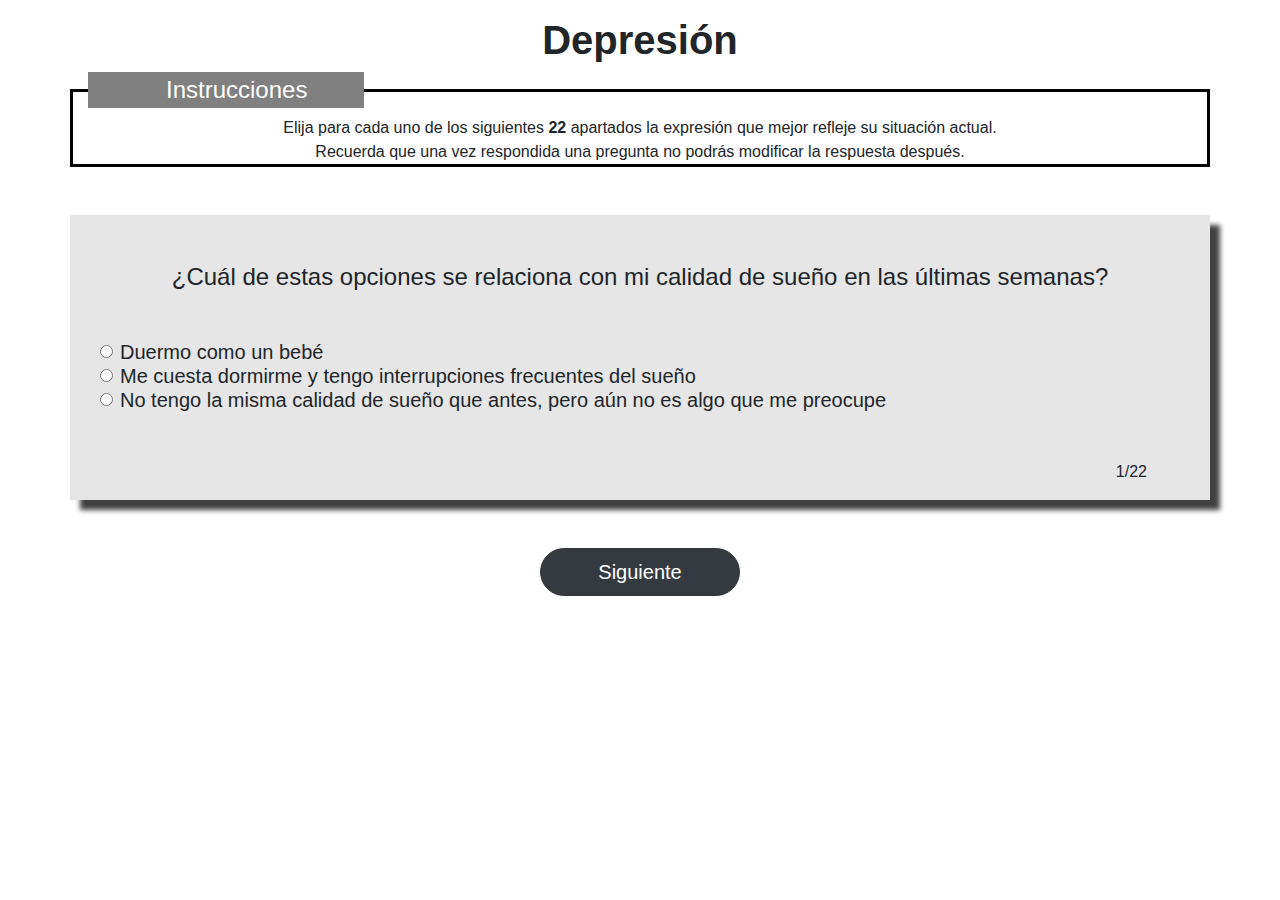
<file: pregunta.html>
<!doctype html>
<html lang="en">

<head>
    <!-- Required meta tags -->
    <meta charset="utf-8">
    <meta name="viewport" content="width=device-width, initial-scale=1, shrink-to-fit=no">
    <!-- Bootstrap CSS -->
    <link rel="stylesheet" href="https://stackpath.bootstrapcdn.com/bootstrap/4.3.1/css/bootstrap.min.css" integrity="sha384-ggOyR0iXCbMQv3Xipma34MD+dH/1fQ784/j6cY/iJTQUOhcWr7x9JvoRxT2MZw1T" crossorigin="anonymous">
    <!-- Mi estilo-->
    <link rel="stylesheet" href="css/estilos.css">
    <title>SISETI</title>
</head>

<body name="fondo-p">

    <div class="container">
        <p id="examen" name="text-color-1" class="text-center mt-3 font-weight-bold h1"></p>
    </div>

    <fieldset name="fondo-2" class="bordeGrueso container">
        <legend name="fondo-1" class="w-25 d-flex justify-content-center">
            <div name="text-color-2" style="width: 120px;" class="text-center">Instrucciones</div>
        </legend>
        <div name="text-color-1" class="text-center">
            Elija para cada uno de los siguientes <span name="preguntas" class="font-weight-bold"></span> apartados la expresión que mejor refleje su situación actual.
            <br/>Recuerda que una vez respondida una pregunta no podrás modificar la respuesta después.
        </div>
    </fieldset>

    <div name="fondo-4" class="container sombra mt-5 fondo">
        <div name="text-color-1" class="container">
            <div class="h4 pt-5 text-center" id="pregunta"></div>
            <div id="respuestas" class="h5 mt-5 mb-5"></div>
        </div>
        <div name="text-color-1" class="pb-3 pr-5 d-flex justify-content-end">
            <span id="actual">1</span> / <span name="preguntas"></span>
        </div>
    </div>

    <div name="text-color-2" class="container mt-5 d-flex justify-content-center">
        <input name="fondo-5" type="button" class="btn btn-dark btn-lg rounded-pill" value="Siguiente">
    </div>

    <!-- Optional JavaScript -->
    <!-- jQuery first, then Popper.js, then Bootstrap JS -->
    <script src="https://code.jquery.com/jquery-3.3.1.slim.min.js" integrity="sha384-q8i/X+965DzO0rT7abK41JStQIAqVgRVzpbzo5smXKp4YfRvH+8abtTE1Pi6jizo" crossorigin="anonymous"></script>
    <script src="https://cdnjs.cloudflare.com/ajax/libs/popper.js/1.14.7/umd/popper.min.js" integrity="sha384-UO2eT0CpHqdSJQ6hJty5KVphtPhzWj9WO1clHTMGa3JDZwrnQq4sF86dIHNDz0W1" crossorigin="anonymous"></script>
    <script src="https://stackpath.bootstrapcdn.com/bootstrap/4.3.1/js/bootstrap.min.js" integrity="sha384-JjSmVgyd0p3pXB1rRibZUAYoIIy6OrQ6VrjIEaFf/nJGzIxFDsf4x0xIM+B07jRM" crossorigin="anonymous"></script>
    <!--Ajax-->
    <script src="https://ajax.googleapis.com/ajax/libs/jquery/3.6.0/jquery.min.js"></script>
    <!-- My Script -->
    <script src="js/pregunta.js"></script>
    <script src="js/aplicar.js"></script>
</body>

</html>
</file>
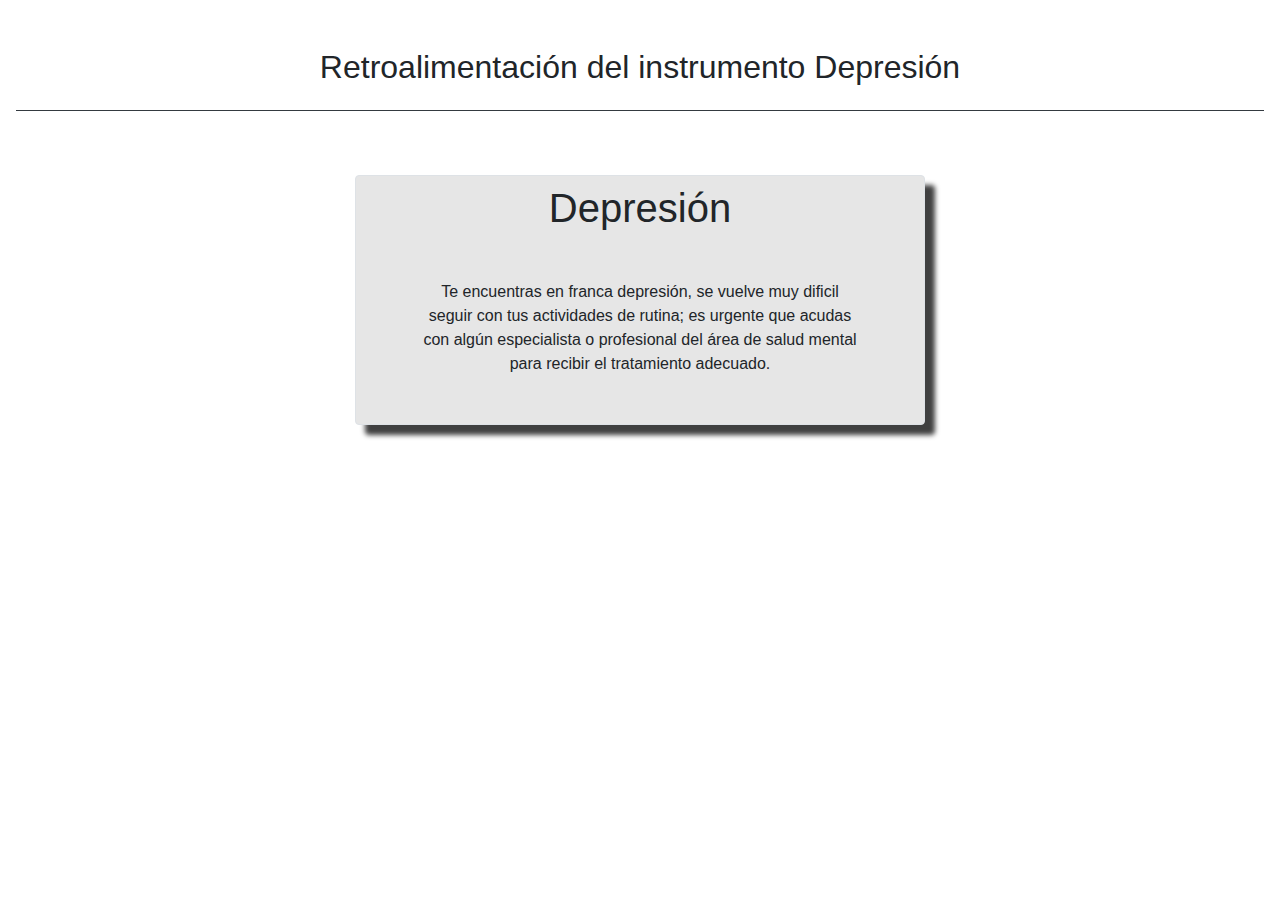
<file: retro.html>
<!doctype html>
<html lang="en">

<head>
    <!-- Required meta tags -->
    <meta charset="utf-8">
    <meta name="viewport" content="width=device-width, initial-scale=1, shrink-to-fit=no">
    <!-- Bootstrap CSS -->
    <link rel="stylesheet" href="https://stackpath.bootstrapcdn.com/bootstrap/4.3.1/css/bootstrap.min.css" integrity="sha384-ggOyR0iXCbMQv3Xipma34MD+dH/1fQ784/j6cY/iJTQUOhcWr7x9JvoRxT2MZw1T" crossorigin="anonymous">
    <!-- Mi estilo-->
    <link rel="stylesheet" href="css/estilos.css">
    <title>SISETI</title>
</head>

<body name="fondo-p">

    <div class="container-fluid p-3">
        <div class="border-bottom border-dark p-3">
            <p name="text-color-1" class="h2 text-center mt-3">Retroalimentación del instrumento Depresión</p>
        </div>
    </div>

    <div class="container">

        <div class="row">
            <div class="col-sm-1 col-md-2 col-xl-3"></div>
            <div name="fondo-1" class="col-sm-10 col-md-8 col-xl-6 fondo text-center mt-5 sombra border rounded">
                <div name="text-color-1" class="h1 mt-2 mb-2">Depresión</div>
                <div name="text-color-1" class="text-center m-5">
                    Te encuentras en franca depresión, se vuelve muy dificil seguir con tus actividades de rutina; es urgente que acudas con algún especialista o profesional del área de salud mental para recibir el tratamiento adecuado.
                </div>
            </div>
            <div class="col-sm-1 col-md-2 col-xl-3"></div>
        </div>

    </div>

    <!-- Optional JavaScript -->
    <!-- jQuery first, then Popper.js, then Bootstrap JS -->
    <script src="https://code.jquery.com/jquery-3.3.1.slim.min.js" integrity="sha384-q8i/X+965DzO0rT7abK41JStQIAqVgRVzpbzo5smXKp4YfRvH+8abtTE1Pi6jizo" crossorigin="anonymous"></script>
    <script src="https://cdnjs.cloudflare.com/ajax/libs/popper.js/1.14.7/umd/popper.min.js" integrity="sha384-UO2eT0CpHqdSJQ6hJty5KVphtPhzWj9WO1clHTMGa3JDZwrnQq4sF86dIHNDz0W1" crossorigin="anonymous"></script>
    <script src="https://stackpath.bootstrapcdn.com/bootstrap/4.3.1/js/bootstrap.min.js" integrity="sha384-JjSmVgyd0p3pXB1rRibZUAYoIIy6OrQ6VrjIEaFf/nJGzIxFDsf4x0xIM+B07jRM" crossorigin="anonymous"></script>
    <!--Ajax-->
    <script src="https://ajax.googleapis.com/ajax/libs/jquery/3.6.0/jquery.min.js"></script>
    <!-- My Script -->
    <script src="js/aplicar.js"></script>
</body>

</html>
</file>
<file: css/estilos.css>
.bordeGrueso {
    border: 3px solid black;
}

legend {
    background: gray;
    color: white;
}

.w-25 {
    min-width: 130px !important;
}

.resultado {
    font-size: 1.75rem !important;
}

.carta {
    height: 260px;
}

.carta-ins {
    height: 200px;
}

.circulo {
    border-radius: 50%!important;
    height: 40px;
    border: 1px solid black;
    background: gray;
}

.contenido {
    height: 75%;
}

.pie {
    height: 25%;
    background: gray;
}

.maximo {
    border: 3px solid black;
    border-radius: .5rem;
}

.borde-instrumento {
    border: 1.5px solid black;
    border-radius: .5rem;
}

.titulo {
    height: 15%;
    width: 100%;
}

.subtitlo {
    height: 20%;
    width: 100%;
}

.click {
    cursor: pointer;
}

@media(max-width: 576px) {
    .col-sm-6 {
        flex: 0 0 100%;
        max-width: 100%;
    }
}

.sombra {
    background: gray;
    -webkit-box-shadow: 10px 10px 5px 0px rgba(0, 0, 0, 0.75);
    -moz-box-shadow: 10px 10px 5px 0px rgba(0, 0, 0, 0.75);
    box-shadow: 10px 10px 5px 0px rgba(0, 0, 0, 0.75);
}

.btn {
    width: 200px;
}

.cuadro {
    height: 50px;
    width: 50px;
    border: 1px solid black;
}

.cuadro:hover {
    border: 1px solid gold;
    background: gray;
    -webkit-box-shadow: 10px 10px 5px 0px rgba(0, 0, 0, 0.75);
    -moz-box-shadow: 10px 10px 5px 0px rgba(0, 0, 0, 0.75);
    box-shadow: 10px 10px 5px 0px rgba(0, 0, 0, 0.75);
}

.cambio {
    border: 1px solid gold !important;
    -webkit-box-shadow: 10px 10px 5px 0px rgba(0, 0, 0, 0.75) !important;
    -moz-box-shadow: 10px 10px 5px 0px rgba(0, 0, 0, 0.75) !important;
    box-shadow: 10px 10px 5px 0px rgba(0, 0, 0, 0.75) !important;
}

.sin {
    background-color: transparent !important;
    border: none !important;
}

.form-control {
    background-color: transparent !important;
    border: 50rem !important;
}

.bg-gray {
    background-color: gray !important;
    color: white !important;
}

.fondo {
    background-color: rgb(230, 230, 230);
}

.info {
    background-color: rgb(204, 204, 204) !important;
}

.logos {
    width: 50%;
}

.logoP {
    width: 15rem;
}

.salir {
    font-size: 1.5rem;
    width: 100px;
}

.fondoMenu {
    background-color: rgb(77, 77, 77);
}

.menu-opcion {
    height: 50px;
    cursor: pointer;
}

.retorno {
    width: 1.25rem;
    cursor: pointer;
}

.opciones {
    cursor: pointer;
    font-size: 1.5rem;
}

.ins-70 {
    height: 70%;
}

.ins-30 {
    height: 30%;
}

.icono {
    background-color: white;
    height: 30px;
    cursor: pointer;
}

.h-0 {
    height: 0px !important;
}

.ancho {
    width: 150px;
}

.linea {
    border: 2px solid black;
}

.text-linea {
    margin-top: -1.2rem;
}

.ancho_2 {
    width: 200px;
}

.blanco {
    background-color: white !important;
}

.icono-sm {
    width: 15px;
    cursor: pointer;
}

.cont-img {
    width: 40px;
    height: 40px;
    border: 1px solid black;
    border-radius: 35%;
    display: flex;
    justify-content: center;
    align-items: center;
    margin-right: -10px;
    background: white;
}

.img_1 {
    margin-top: -10px;
}
</file>
